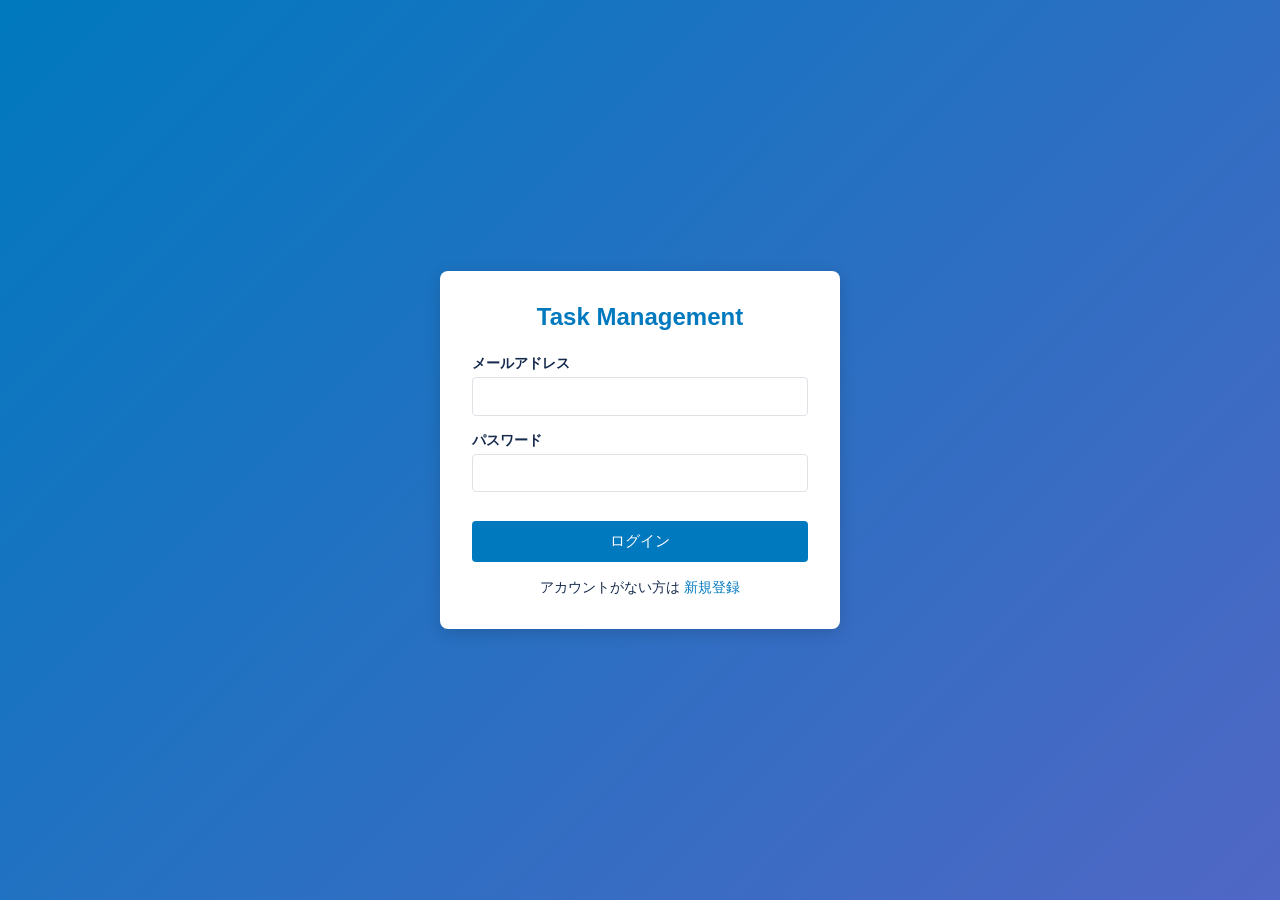
<file: prototype/index.html>
<!DOCTYPE html>
<html lang="ja">
<head>
  <meta charset="UTF-8" />
  <meta name="viewport" content="width=device-width, initial-scale=1.0" />
  <title>ログイン | Task Management</title>
  <link rel="stylesheet" href="css/style.css" />
</head>
<body>
  <div class="auth-wrapper">
    <div class="auth-card">
      <h1>Task Management</h1>
      <form id="loginForm" novalidate>
        <div class="form-group">
          <label for="email">メールアドレス</label>
          <input type="email" id="email" required />
        </div>
        <div class="form-group">
          <label for="password">パスワード</label>
          <input type="password" id="password" required />
        </div>
        <div class="error" id="errorMsg"></div>
        <button type="submit" class="btn btn-primary">ログイン</button>
      </form>
      <p class="auth-link">
        アカウントがない方は <a href="register.html">新規登録</a>
      </p>
    </div>
  </div>

  <script src="js/app.js"></script>
  <script>
    document.getElementById('loginForm').addEventListener('submit', (e) => {
      e.preventDefault();
      const email = document.getElementById('email').value.trim();
      const password = document.getElementById('password').value;
      const errorMsg = document.getElementById('errorMsg');

      if (!email || !password) {
        errorMsg.textContent = 'メールアドレスとパスワードを入力してください';
        return;
      }
      if (!/^[^\s@]+@[^\s@]+\.[^\s@]+$/.test(email)) {
        errorMsg.textContent = 'メールアドレスの形式が正しくありません';
        return;
      }

      Storage.setUser({ email, displayName: email.split('@')[0] });
      window.location.href = 'boards.html';
    });
  </script>
</body>
</html>
</file>
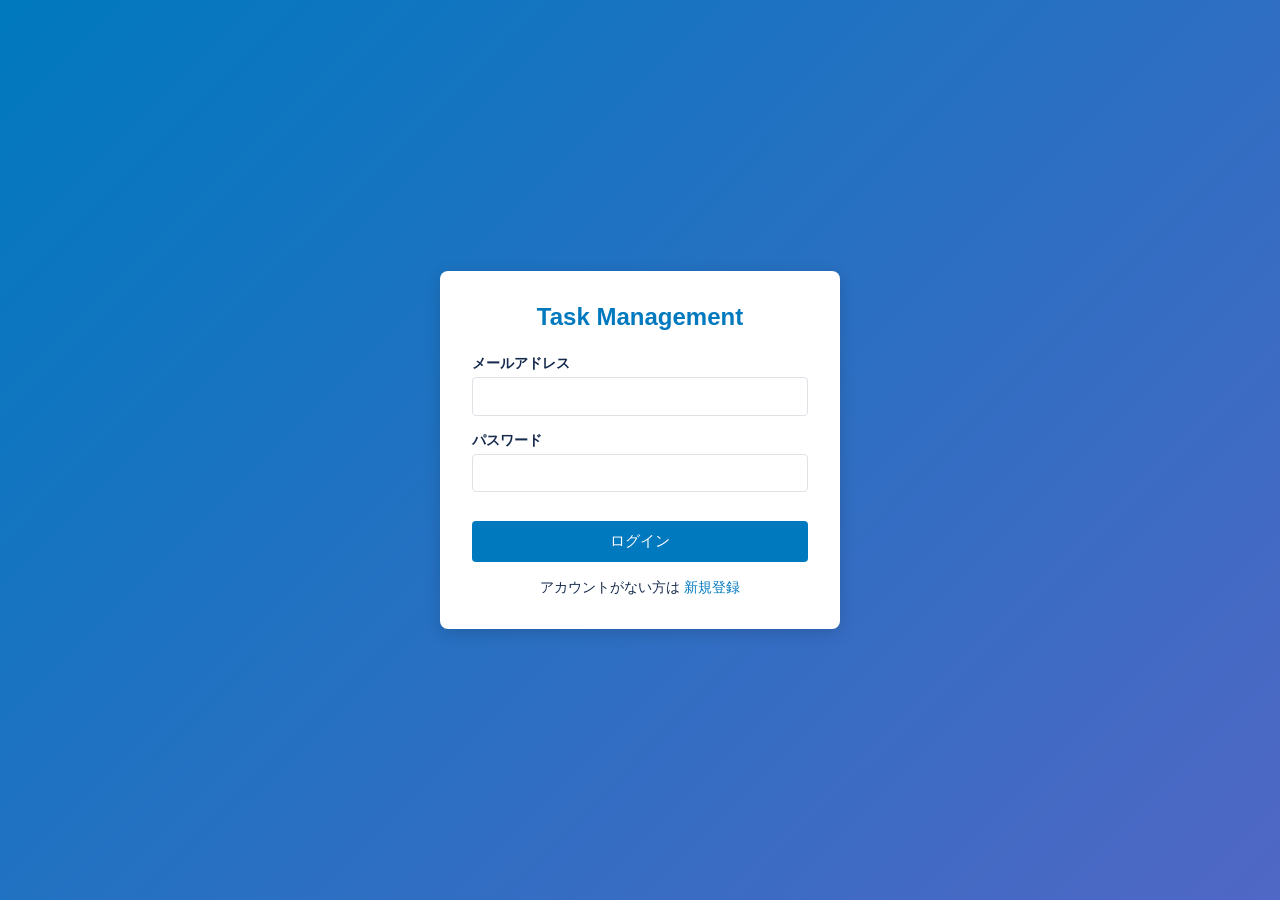
<file: prototype/board.html>
<!DOCTYPE html>
<html lang="ja">
<head>
  <meta charset="UTF-8" />
  <meta name="viewport" content="width=device-width, initial-scale=1.0" />
  <title>ボード詳細 | Task Management</title>
  <link rel="stylesheet" href="css/style.css" />
</head>
<body class="board-page">
  <header class="header">
    <div class="right">
      <a href="boards.html" class="back-link">← ボード一覧</a>
      <h1 id="boardTitle" style="margin-left: 0.75rem;"></h1>
    </div>
    <div class="right">
      <span class="user-label" id="userLabel"></span>
      <button class="btn btn-sm" onclick="logout()">ログアウト</button>
    </div>
  </header>

  <div class="board-detail">
    <div class="lists-container" id="listsContainer"></div>
  </div>

  <!-- Card Detail Modal -->
  <div class="modal-overlay hidden" id="cardModal">
    <div class="modal">
      <div class="modal-header">
        <input type="text" class="modal-title" id="cardTitleInput" />
        <button class="modal-close" id="closeCardModal">✕</button>
      </div>

      <div class="modal-section">
        <h3>優先度</h3>
        <div class="priority-picker" id="priorityPicker"></div>
      </div>

      <div class="modal-section">
        <h3>ラベル</h3>
        <div class="label-picker" id="labelPicker"></div>
      </div>

      <div class="modal-section">
        <h3>期限</h3>
        <input type="date" id="cardDueInput" />
      </div>

      <div class="modal-section">
        <h3>説明</h3>
        <textarea id="cardDescInput" placeholder="このカードの詳細を書く..."></textarea>
      </div>

      <div class="modal-footer">
        <button class="btn btn-danger btn-sm" id="deleteCardBtn">カードを削除</button>
        <div class="actions">
          <button class="btn btn-secondary" id="cancelCardBtn">キャンセル</button>
          <button class="btn btn-primary" id="saveCardBtn" style="width: auto;">保存</button>
        </div>
      </div>
    </div>
  </div>

  <script src="js/app.js"></script>
  <script src="js/board.js"></script>
</body>
</html>
</file>
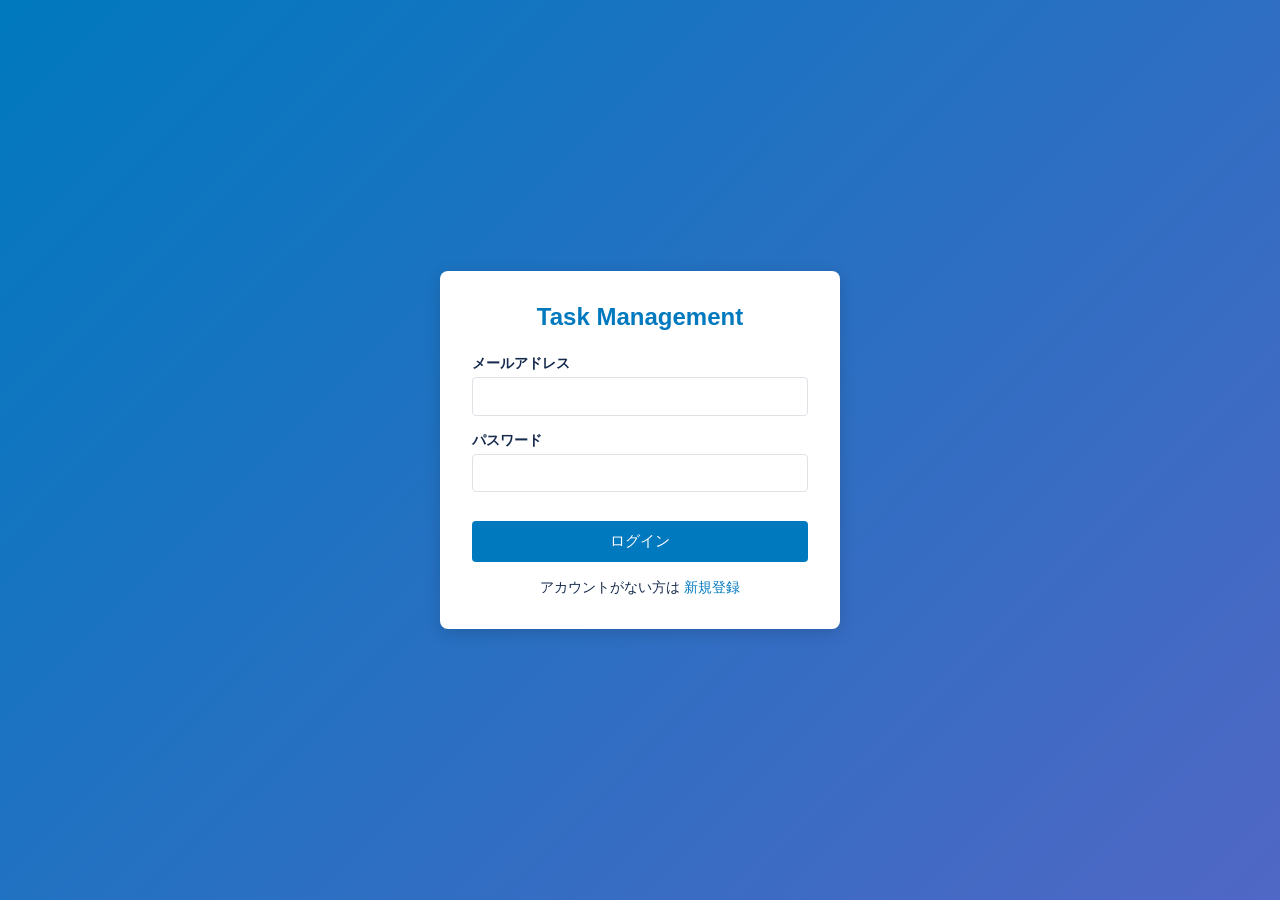
<file: prototype/boards.html>
<!DOCTYPE html>
<html lang="ja">
<head>
  <meta charset="UTF-8" />
  <meta name="viewport" content="width=device-width, initial-scale=1.0" />
  <title>ボード一覧 | Task Management</title>
  <link rel="stylesheet" href="css/style.css" />
</head>
<body class="boards-page">
  <header class="header header-solid">
    <h1>Task Management</h1>
    <div class="right">
      <span class="user-label" id="userLabel"></span>
      <button class="btn btn-sm" onclick="logout()">ログアウト</button>
    </div>
  </header>

  <div class="boards-container">
    <h2>マイボード</h2>
    <div class="boards-grid" id="boardsGrid"></div>
  </div>

  <!-- Create Board Modal -->
  <div class="modal-overlay hidden" id="createModal">
    <div class="modal">
      <div class="modal-header">
        <div class="modal-title" style="padding: 0; border: none;">新しいボードを作成</div>
        <button class="modal-close" id="cancelCreateBtn">✕</button>
      </div>
      <div class="modal-section">
        <h3>ボード名</h3>
        <input type="text" id="newBoardName" class="form-group" style="width: 100%; padding: 0.5rem; border: 1px solid #dfe1e6; border-radius: 3px; font-size: 0.95rem;" />
      </div>
      <div class="modal-section">
        <h3>背景色</h3>
        <div class="color-picker" id="colorPicker"></div>
      </div>
      <div class="modal-footer">
        <div></div>
        <div class="actions">
          <button class="btn btn-secondary" id="cancelCreateBtn2" onclick="document.getElementById('createModal').classList.add('hidden')">キャンセル</button>
          <button class="btn btn-primary" id="createBoardBtn" style="width: auto;">作成</button>
        </div>
      </div>
    </div>
  </div>

  <script src="js/app.js"></script>
  <script src="js/boards.js"></script>
</body>
</html>
</file>
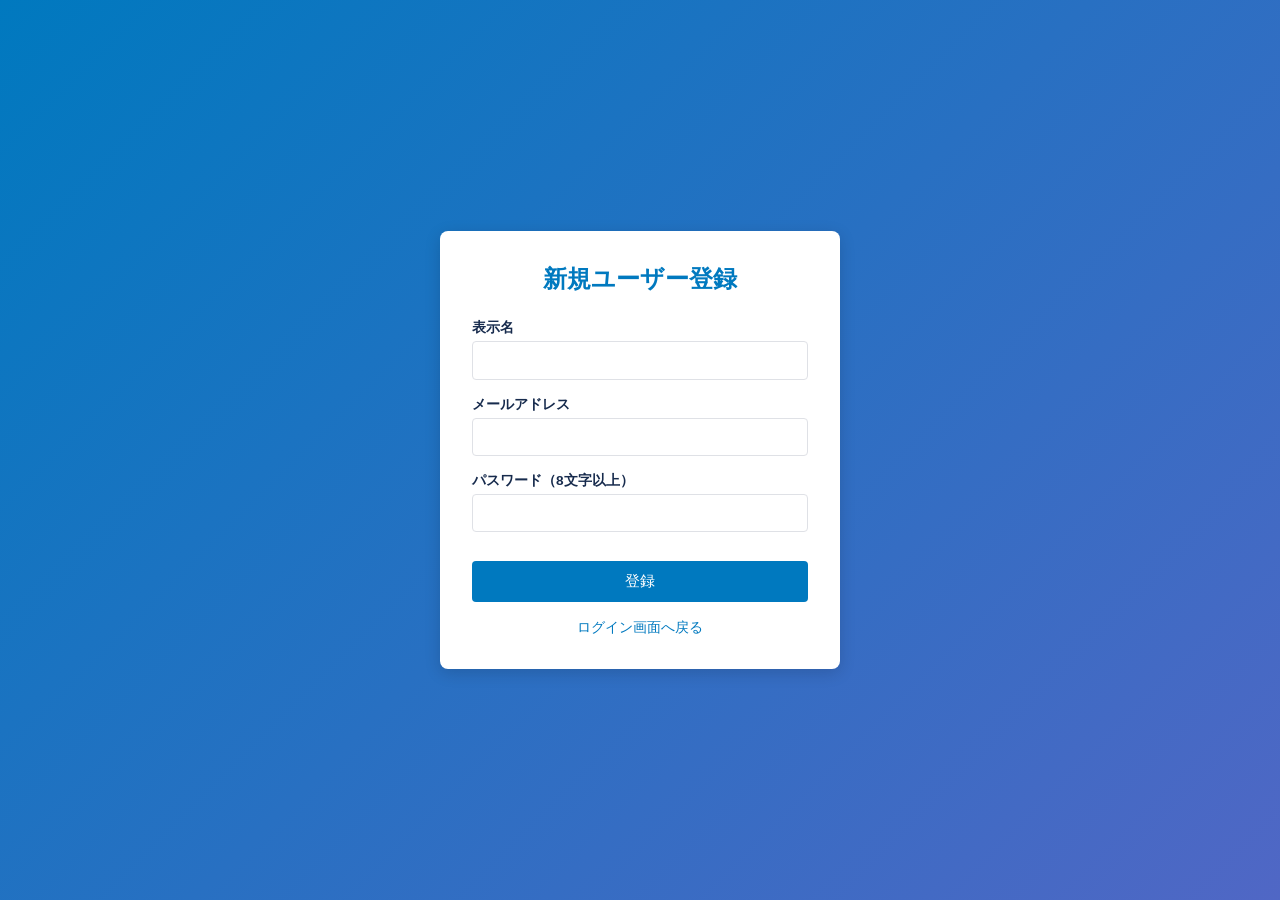
<file: prototype/register.html>
<!DOCTYPE html>
<html lang="ja">
<head>
  <meta charset="UTF-8" />
  <meta name="viewport" content="width=device-width, initial-scale=1.0" />
  <title>新規登録 | Task Management</title>
  <link rel="stylesheet" href="css/style.css" />
</head>
<body>
  <div class="auth-wrapper">
    <div class="auth-card">
      <h1>新規ユーザー登録</h1>
      <form id="registerForm" novalidate>
        <div class="form-group">
          <label for="displayName">表示名</label>
          <input type="text" id="displayName" required />
        </div>
        <div class="form-group">
          <label for="email">メールアドレス</label>
          <input type="email" id="email" required />
        </div>
        <div class="form-group">
          <label for="password">パスワード（8文字以上）</label>
          <input type="password" id="password" required minlength="8" />
        </div>
        <div class="error" id="errorMsg"></div>
        <button type="submit" class="btn btn-primary">登録</button>
      </form>
      <p class="auth-link">
        <a href="index.html">ログイン画面へ戻る</a>
      </p>
    </div>
  </div>

  <script src="js/app.js"></script>
  <script>
    document.getElementById('registerForm').addEventListener('submit', (e) => {
      e.preventDefault();
      const displayName = document.getElementById('displayName').value.trim();
      const email = document.getElementById('email').value.trim();
      const password = document.getElementById('password').value;
      const errorMsg = document.getElementById('errorMsg');

      if (!displayName || !email || !password) {
        errorMsg.textContent = 'すべての項目を入力してください';
        return;
      }
      if (!/^[^\s@]+@[^\s@]+\.[^\s@]+$/.test(email)) {
        errorMsg.textContent = 'メールアドレスの形式が正しくありません';
        return;
      }
      if (password.length < 8) {
        errorMsg.textContent = 'パスワードは8文字以上で入力してください';
        return;
      }

      alert('登録が完了しました。ログイン画面に戻ります。');
      window.location.href = 'index.html';
    });
  </script>
</body>
</html>
</file>
<file: prototype/css/style.css>
* {
  box-sizing: border-box;
  margin: 0;
  padding: 0;
}

:root {
  --board-bg: #0079bf;
}

body {
  font-family: -apple-system, BlinkMacSystemFont, "Segoe UI", "Hiragino Kaku Gothic ProN", Meiryo, sans-serif;
  background: #f4f5f7;
  color: #172b4d;
  min-height: 100vh;
}

/* ==== Auth (Login / Register) ==== */
.auth-wrapper {
  display: flex;
  align-items: center;
  justify-content: center;
  min-height: 100vh;
  padding: 1rem;
  background: linear-gradient(135deg, #0079bf 0%, #5067c5 100%);
}

.auth-card {
  background: #fff;
  padding: 2rem;
  border-radius: 8px;
  box-shadow: 0 4px 16px rgba(0, 0, 0, 0.15);
  width: 100%;
  max-width: 400px;
}

.auth-card h1 {
  font-size: 1.5rem;
  margin-bottom: 1.5rem;
  text-align: center;
  color: #0079bf;
}

.form-group {
  margin-bottom: 1rem;
}

.form-group label {
  display: block;
  font-size: 0.85rem;
  font-weight: 600;
  margin-bottom: 0.25rem;
}

.form-group input,
.form-group textarea,
.form-group select {
  width: 100%;
  padding: 0.6rem;
  border: 1px solid #dfe1e6;
  border-radius: 4px;
  font-size: 0.95rem;
  font-family: inherit;
}

.form-group input:focus,
.form-group textarea:focus {
  outline: none;
  border-color: #0079bf;
  box-shadow: 0 0 0 2px rgba(0, 121, 191, 0.2);
}

.btn {
  padding: 0.6rem 1rem;
  border: none;
  border-radius: 4px;
  font-size: 0.95rem;
  cursor: pointer;
  font-weight: 500;
  transition: background 0.15s;
}

.btn-primary {
  background: #0079bf;
  color: #fff;
  width: 100%;
}

.btn-primary:hover {
  background: #026aa7;
}

.btn-secondary {
  background: #fff;
  color: #172b4d;
  border: 1px solid #dfe1e6;
}

.btn-secondary:hover {
  background: #ebecf0;
}

.btn-danger {
  background: #eb5a46;
  color: #fff;
}

.btn-danger:hover {
  background: #cf513d;
}

.btn-sm {
  padding: 0.35rem 0.7rem;
  font-size: 0.85rem;
}

.auth-link {
  text-align: center;
  margin-top: 1rem;
  font-size: 0.9rem;
}

.auth-link a {
  color: #0079bf;
  text-decoration: none;
}

.error {
  color: #eb5a46;
  font-size: 0.85rem;
  margin-top: 0.25rem;
  min-height: 1em;
}

/* ==== Header ==== */
.header {
  background: rgba(0, 0, 0, 0.4);
  color: #fff;
  padding: 0.6rem 1.2rem;
  display: flex;
  align-items: center;
  justify-content: space-between;
  backdrop-filter: blur(8px);
}

.header.header-solid {
  background: #026aa7;
}

.header h1 {
  font-size: 1.1rem;
  font-weight: 600;
}

.header .right {
  display: flex;
  gap: 0.5rem;
  align-items: center;
}

.header .back-link {
  color: #fff;
  text-decoration: none;
  padding: 0.4rem 0.7rem;
  border-radius: 4px;
  font-size: 0.9rem;
  background: rgba(255, 255, 255, 0.2);
}

.header .back-link:hover {
  background: rgba(255, 255, 255, 0.3);
}

.header .btn {
  font-size: 0.85rem;
  padding: 0.4rem 0.8rem;
  background: rgba(255, 255, 255, 0.2);
  color: #fff;
  border: none;
}

.header .btn:hover {
  background: rgba(255, 255, 255, 0.3);
}

.header .user-label {
  font-size: 0.9rem;
  opacity: 0.9;
}

/* ==== Boards list (SC-03) ==== */
.boards-page {
  background: #f4f5f7;
  min-height: 100vh;
}

.boards-container {
  padding: 2rem;
  max-width: 1200px;
  margin: 0 auto;
}

.boards-container h2 {
  font-size: 1rem;
  color: #5e6c84;
  text-transform: uppercase;
  letter-spacing: 0.5px;
  margin-bottom: 1rem;
}

.boards-grid {
  display: grid;
  grid-template-columns: repeat(auto-fill, minmax(200px, 1fr));
  gap: 0.75rem;
}

.board-tile {
  background: var(--tile-bg, #0079bf);
  color: #fff;
  padding: 0.75rem;
  border-radius: 4px;
  height: 100px;
  cursor: pointer;
  display: flex;
  flex-direction: column;
  justify-content: space-between;
  transition: filter 0.15s;
  position: relative;
  overflow: hidden;
}

.board-tile:hover {
  filter: brightness(1.1);
}

.board-tile h3 {
  font-size: 1rem;
  font-weight: 600;
  word-break: break-word;
  text-shadow: 0 1px 2px rgba(0, 0, 0, 0.15);
}

.board-tile .actions {
  display: flex;
  gap: 0.25rem;
  justify-content: flex-end;
  opacity: 0;
  transition: opacity 0.15s;
}

.board-tile:hover .actions {
  opacity: 1;
}

.board-tile .mini-btn {
  background: rgba(0, 0, 0, 0.3);
  color: #fff;
  border: none;
  border-radius: 3px;
  padding: 0.2rem 0.5rem;
  font-size: 0.75rem;
  cursor: pointer;
}

.board-tile .mini-btn:hover {
  background: rgba(0, 0, 0, 0.5);
}

.board-tile.new {
  background: #ebecf0;
  color: #5e6c84;
  justify-content: center;
  align-items: center;
  font-size: 0.9rem;
  font-weight: 500;
}

.board-tile.new:hover {
  background: #dfe1e6;
  filter: none;
}

/* ==== Board detail (SC-04) ==== */
.board-page {
  background: var(--board-bg);
  min-height: 100vh;
}

.board-detail {
  padding: 0.75rem 1rem 1rem;
  overflow-x: auto;
  height: calc(100vh - 48px);
}

.lists-container {
  display: flex;
  gap: 0.75rem;
  align-items: flex-start;
  min-width: max-content;
  height: 100%;
}

.list {
  background: #ebecf0;
  border-radius: 6px;
  padding: 0.5rem;
  width: 272px;
  flex-shrink: 0;
  max-height: 100%;
  display: flex;
  flex-direction: column;
}

.list-header {
  display: flex;
  justify-content: space-between;
  align-items: center;
  padding: 0.25rem 0.25rem 0.5rem;
}

.list-header h2 {
  font-size: 0.9rem;
  font-weight: 600;
  flex-grow: 1;
  padding: 0.25rem 0.4rem;
  border-radius: 3px;
  cursor: text;
  color: #172b4d;
}

.list-header h2:hover {
  background: rgba(9, 30, 66, 0.08);
}

.list-count {
  color: #5e6c84;
  font-size: 0.8rem;
  font-weight: 400;
  margin-left: 0.35rem;
}

.list-delete {
  background: transparent;
  border: none;
  color: #6b778c;
  cursor: pointer;
  padding: 0.2rem 0.5rem;
  border-radius: 3px;
  font-size: 0.9rem;
}

.list-delete:hover {
  background: rgba(9, 30, 66, 0.08);
  color: #eb5a46;
}

.cards {
  flex-grow: 1;
  overflow-y: auto;
  min-height: 10px;
  padding: 0.25rem;
  margin: 0 -0.25rem;
}

.card {
  background: #fff;
  border-radius: 3px;
  padding: 0.4rem 0.6rem 0.5rem;
  margin-bottom: 0.5rem;
  box-shadow: 0 1px 0 rgba(9, 30, 66, 0.25);
  cursor: pointer;
  font-size: 0.9rem;
  word-break: break-word;
}

.card:hover {
  background: #fafbfc;
  box-shadow: 0 1px 0 rgba(9, 30, 66, 0.35);
}

.card.dragging {
  opacity: 0.5;
  transform: rotate(2deg);
}

.card-labels {
  display: flex;
  gap: 0.25rem;
  flex-wrap: wrap;
  margin-bottom: 0.35rem;
}

.card-label {
  height: 8px;
  width: 40px;
  border-radius: 4px;
  transition: width 0.15s;
}

.card-title {
  line-height: 1.35;
  color: #172b4d;
}

.card-meta {
  display: flex;
  gap: 0.4rem;
  flex-wrap: wrap;
  margin-top: 0.35rem;
  font-size: 0.75rem;
  color: #5e6c84;
}

.card-due {
  display: inline-flex;
  align-items: center;
  gap: 0.2rem;
  padding: 0.1rem 0.35rem;
  border-radius: 3px;
  background: #ebecf0;
}

.card-due.overdue {
  background: #eb5a46;
  color: #fff;
}

.card-due.today {
  background: #f2d600;
  color: #172b4d;
}

.card-due.soon {
  background: #ff9f1a;
  color: #fff;
}

.card-due.done {
  background: #61bd4f;
  color: #fff;
}

.cards.drag-over {
  background: rgba(0, 121, 191, 0.1);
  border-radius: 4px;
}

.add-card {
  background: transparent;
  border: none;
  color: #5e6c84;
  padding: 0.5rem;
  text-align: left;
  cursor: pointer;
  border-radius: 3px;
  font-size: 0.9rem;
  width: 100%;
  margin-top: 0.25rem;
}

.add-card:hover {
  background: rgba(9, 30, 66, 0.08);
  color: #172b4d;
}

.add-list {
  background: rgba(255, 255, 255, 0.35);
  border: none;
  border-radius: 6px;
  padding: 0.75rem;
  width: 272px;
  flex-shrink: 0;
  cursor: pointer;
  color: #fff;
  font-size: 0.9rem;
  font-weight: 500;
  text-align: left;
}

.add-list:hover {
  background: rgba(255, 255, 255, 0.45);
}

.inline-input {
  width: 100%;
  padding: 0.35rem 0.4rem;
  border: 2px solid #0079bf;
  border-radius: 3px;
  font-size: 0.9rem;
  font-family: inherit;
  font-weight: 600;
}

/* ==== Modal (Card detail) ==== */
.modal-overlay {
  position: fixed;
  inset: 0;
  background: rgba(0, 0, 0, 0.5);
  display: flex;
  align-items: flex-start;
  justify-content: center;
  z-index: 100;
  overflow-y: auto;
  padding: 3rem 1rem;
}

.modal-overlay.hidden {
  display: none;
}

.modal {
  background: #f4f5f7;
  border-radius: 6px;
  width: 100%;
  max-width: 640px;
  padding: 1.25rem 1.5rem 1.5rem;
  box-shadow: 0 12px 32px rgba(0, 0, 0, 0.3);
}

.modal-header {
  display: flex;
  justify-content: space-between;
  align-items: flex-start;
  margin-bottom: 1rem;
}

.modal-title {
  font-size: 1.1rem;
  font-weight: 600;
  flex-grow: 1;
  margin-right: 1rem;
  padding: 0.4rem;
  border: 2px solid transparent;
  border-radius: 3px;
}

.modal-title:focus {
  outline: none;
  border-color: #0079bf;
  background: #fff;
}

.modal-close {
  background: transparent;
  border: none;
  font-size: 1.25rem;
  cursor: pointer;
  color: #5e6c84;
  padding: 0.3rem 0.5rem;
  border-radius: 3px;
}

.modal-close:hover {
  background: rgba(9, 30, 66, 0.08);
}

.modal-section {
  margin-bottom: 1.25rem;
}

.modal-section h3 {
  font-size: 0.8rem;
  color: #5e6c84;
  text-transform: uppercase;
  letter-spacing: 0.5px;
  margin-bottom: 0.5rem;
}

.modal-section textarea {
  width: 100%;
  min-height: 80px;
  padding: 0.5rem;
  border: 1px solid #dfe1e6;
  border-radius: 3px;
  font-family: inherit;
  font-size: 0.9rem;
  resize: vertical;
}

.modal-section textarea:focus {
  outline: none;
  border-color: #0079bf;
}

.modal-section input[type="date"] {
  padding: 0.4rem;
  border: 1px solid #dfe1e6;
  border-radius: 3px;
  font-size: 0.9rem;
}

.label-picker {
  display: flex;
  gap: 0.35rem;
  flex-wrap: wrap;
}

.label-chip {
  display: inline-flex;
  align-items: center;
  justify-content: center;
  padding: 0.35rem 0.75rem;
  border-radius: 3px;
  color: #fff;
  font-size: 0.75rem;
  font-weight: 600;
  cursor: pointer;
  border: 2px solid transparent;
  min-width: 60px;
  text-align: center;
  opacity: 0.65;
  transition: opacity 0.15s, border-color 0.15s;
}

.label-chip:hover {
  opacity: 0.85;
}

.label-chip.selected {
  opacity: 1;
  border-color: #172b4d;
}

.modal-footer {
  display: flex;
  justify-content: space-between;
  gap: 0.5rem;
  padding-top: 0.5rem;
  border-top: 1px solid #dfe1e6;
}

.modal-footer .actions {
  display: flex;
  gap: 0.5rem;
}

/* ==== Color picker (for board creation) ==== */
.color-picker {
  display: flex;
  gap: 0.5rem;
  flex-wrap: wrap;
  margin-top: 0.5rem;
}

.color-swatch {
  width: 32px;
  height: 32px;
  border-radius: 4px;
  cursor: pointer;
  border: 3px solid transparent;
  transition: transform 0.1s;
}

.color-swatch:hover {
  transform: scale(1.1);
}

.color-swatch.selected {
  border-color: #172b4d;
}

/* ==== List sort bar ==== */
.list-sort-bar {
  display: flex;
  gap: 0.3rem;
  padding: 0 0.25rem 0.4rem;
}

.sort-btn {
  background: transparent;
  border: 1px solid #c1c7d0;
  border-radius: 3px;
  color: #5e6c84;
  font-size: 0.72rem;
  padding: 0.15rem 0.45rem;
  cursor: pointer;
  transition: background 0.1s, color 0.1s;
}

.sort-btn:hover {
  background: rgba(9, 30, 66, 0.08);
  color: #172b4d;
}

/* ==== Card priority badge ==== */
.card-priority {
  display: inline-block;
  font-size: 0.68rem;
  font-weight: 700;
  color: #fff;
  padding: 0.1rem 0.4rem;
  border-radius: 3px;
  margin-bottom: 0.3rem;
}

/* ==== Priority picker (modal) ==== */
.priority-picker {
  display: flex;
  gap: 0.35rem;
}

.priority-chip {
  display: inline-flex;
  align-items: center;
  justify-content: center;
  padding: 0.35rem 0.85rem;
  border-radius: 3px;
  color: #fff;
  font-size: 0.8rem;
  font-weight: 600;
  cursor: pointer;
  border: 2px solid transparent;
  opacity: 0.6;
  transition: opacity 0.15s, border-color 0.15s;
}

.priority-chip:hover {
  opacity: 0.85;
}

.priority-chip.selected {
  opacity: 1;
  border-color: #172b4d;
}
</file>
